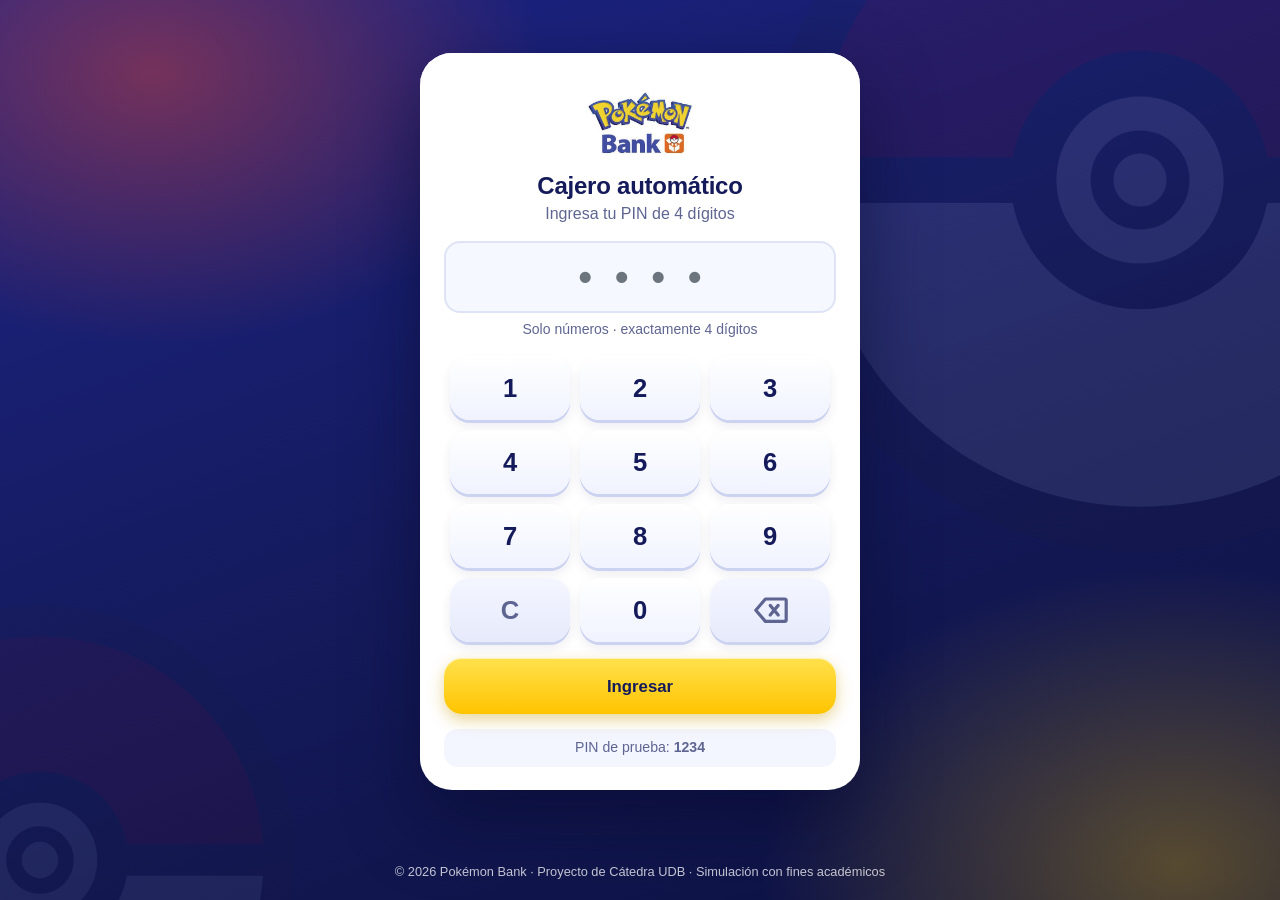
<file: index.html>
<!DOCTYPE html>
<html lang="es">
<head>
  <meta charset="utf-8">
  <meta name="viewport" content="width=device-width, initial-scale=1, shrink-to-fit=no, viewport-fit=cover">
  <meta name="description" content="Pokémon Bank - Simulador de cajero automático (ATM) en una sola página.">
  <meta name="theme-color" content="#161b5c">
  <title>Pokémon Bank | Cajero automático</title>

  <!-- Framework CSS: Bootstrap 4.6.2 (copia local en css/, sin depender de internet) -->
  <link rel="stylesheet" href="css/bootstrap.min.css">
  <!-- Estilos propios -->
  <link rel="stylesheet" href="css/styles.css">
  <link rel="icon" type="image/svg+xml" href="images/pokeball.svg">
</head>
<body data-view="login">
  <noscript><div class="alert alert-warning m-3 text-center" role="alert">Pokémon Bank necesita JavaScript activado para funcionar.</div></noscript>

  <!-- Iconos (sprite SVG): se reutilizan con <use href="#i-..."> y heredan el color del texto -->
  <svg width="0" height="0" style="position:absolute" aria-hidden="true" focusable="false">
    <defs>
      <symbol id="i-dep" viewBox="0 0 24 24"><path d="M12 3v11M8 10l4 4 4-4"/><path d="M4 15v3a3 3 0 0 0 3 3h10a3 3 0 0 0 3-3v-3"/></symbol>
      <symbol id="i-ret" viewBox="0 0 24 24"><path d="M12 15V4M8 8l4-4 4 4"/><path d="M4 15v3a3 3 0 0 0 3 3h10a3 3 0 0 0 3-3v-3"/></symbol>
      <symbol id="i-sal" viewBox="0 0 24 24"><rect x="3" y="6" width="18" height="13" rx="3"/><path d="M3 10h18M7 15h3"/></symbol>
      <symbol id="i-pag" viewBox="0 0 24 24"><path d="M13 2 4 14h7l-1 8 9-12h-7z"/></symbol>
      <symbol id="i-luz" viewBox="0 0 24 24"><path d="M13 2 4 14h7l-1 8 9-12h-7z"/></symbol>
      <symbol id="i-net" viewBox="0 0 24 24"><path d="M2 9a15 15 0 0 1 20 0M5 12.5a10 10 0 0 1 14 0M8.5 16a5 5 0 0 1 7 0"/><circle cx="12" cy="19.5" r="1" fill="currentColor"/></symbol>
      <symbol id="i-tel" viewBox="0 0 24 24"><rect x="7" y="2" width="10" height="20" rx="2.5"/><path d="M11 18h2"/></symbol>
      <symbol id="i-agua" viewBox="0 0 24 24"><path d="M12 2.5S5 10 5 14.5a7 7 0 0 0 14 0C19 10 12 2.5 12 2.5z"/></symbol>
      <symbol id="i-home" viewBox="0 0 24 24"><path d="M3 11 12 3l9 8"/><path d="M5 10v10h5v-6h4v6h5V10"/></symbol>
      <symbol id="i-his" viewBox="0 0 24 24"><path d="M3 12a9 9 0 1 0 3-6.7L3 8"/><path d="M3 3v5h5M12 7v5l3 2"/></symbol>
      <symbol id="i-gra" viewBox="0 0 24 24"><path d="M21 12A9 9 0 1 1 12 3v9z"/><path d="M15 3.5A9 9 0 0 1 20.5 9H15z"/></symbol>
      <symbol id="i-out" viewBox="0 0 24 24"><path d="M9 4H6a2 2 0 0 0-2 2v12a2 2 0 0 0 2 2h3"/><path d="M16 8l4 4-4 4M20 12H9"/></symbol>
      <symbol id="i-back" viewBox="0 0 24 24"><path d="M19 12H5M11 6l-6 6 6 6"/></symbol>
      <symbol id="i-del" viewBox="0 0 24 24"><path d="M21 5H9l-6 7 6 7h12a1 1 0 0 0 1-1V6a1 1 0 0 0-1-1z"/><path d="m12 9 5 6m0-6-5 6"/></symbol>
      <symbol id="i-ok" viewBox="0 0 24 24"><path d="m5 12.5 4.5 4.5L19 7.5"/></symbol>
      <symbol id="i-lock" viewBox="0 0 24 24"><rect x="5" y="11" width="14" height="10" rx="2.5"/><path d="M8 11V8a4 4 0 0 1 8 0v3"/></symbol>
    </defs>
  </svg>

  <!-- =====================================================================
       APLICACIÓN DE UNA SOLA PÁGINA
       js/main.js muestra una vista según el enlace (#...) y exige el PIN.
       Los datos del titular se leen de LocalStorage (js/datos.js).
       ===================================================================== -->

  <!-- ================= PANTALLA 1: LOGIN ================= -->
  <section id="login" class="pk-login-view" aria-label="Inicio de sesión">
    <main class="container pk-login-wrap">
      <section class="pk-login-card" aria-labelledby="titulo-login">
        <header class="pk-login-head">
          <img src="images/logo-pokemon-bank.png" alt="Logotipo de Pokémon Bank">
          <h1 id="titulo-login">Cajero automático</h1>
          <p id="login-msg">Ingresa tu PIN de 4 dígitos</p>
        </header>

        <form class="pk-login-form" id="form-login" action="#acciones" method="post" autocomplete="off" novalidate>
          <label class="sr-only" for="pin">PIN de seguridad</label>
          <input type="password" id="pin" class="form-control pk-pin" inputmode="none"
                 pattern="[0-9]{4}" minlength="4" maxlength="4" placeholder="••••"
                 autocomplete="off" required aria-describedby="pin-error ayuda-pin">
          <small id="ayuda-pin" class="pk-help">Solo números · exactamente 4 dígitos</small>
          <div id="pin-error" class="pk-error" role="alert" hidden></div>

          <div class="pk-keypad" data-for="pin" data-dot="0" aria-label="Teclado numérico"></div>

          <button type="submit" id="btn-login" class="btn pk-btn pk-btn-yellow btn-block">Ingresar</button>

          <p class="pk-demo">PIN de prueba: <strong>1234</strong></p>
        </form>
      </section>
    </main>
    <footer class="pk-footer">© 2026 Pokémon Bank · Proyecto de Cátedra UDB · Simulación con fines académicos</footer>
  </section>

  <!-- ================= APLICACIÓN (tras iniciar sesión) ================= -->
  <div class="pk-app" id="app" hidden>

    <!-- Panel lateral (escritorio) -->
    <aside class="pk-sidebar d-none d-lg-flex" aria-label="Panel de navegación">
      <a class="pk-side-brand" href="#acciones">
        <img src="images/pokeball.svg" alt="">
        <span>Pokémon Bank</span>
      </a>
      <div class="pk-side-user">
        <div class="pk-avatar" aria-hidden="true" data-user="iniciales"></div>
        <div><strong data-user="nombre"></strong><small data-user="cuenta"></small></div>
      </div>
      <nav class="pk-side-nav" aria-label="Secciones">
        <a href="#acciones" data-nav="acciones"><svg class="pk-i"><use href="#i-home"/></svg>Inicio</a>
        <a href="#historial" data-nav="historial"><svg class="pk-i"><use href="#i-his"/></svg>Historial</a>
        <a href="#grafico" data-nav="grafico"><svg class="pk-i"><use href="#i-gra"/></svg>Gráfico</a>
        <a href="#login" class="pk-side-exit"><svg class="pk-i"><use href="#i-out"/></svg>Salir</a>
      </nav>
    </aside>

    <!-- Barra superior (móvil y tableta) -->
    <header class="pk-topbar d-flex d-lg-none">
      <img src="images/pokeball.svg" alt="">
      <div><strong data-user="nombre"></strong><small data-user="cuenta"></small></div>
    </header>

    <!-- ===== Contenido ===== -->
    <main class="pk-content">

      <!-- PANTALLA 2: ACCIONES -->
      <section id="acciones" class="view" aria-labelledby="t-acciones">
        <article class="pk-hero" aria-label="Datos de la cuenta">
          <div class="pk-hero-top">
            <span class="pk-chip-card" aria-hidden="true"></span>
            <span class="pk-hero-tag">Cuenta de ahorro</span>
          </div>
          <small>Bienvenido a tu cajero</small>
          <h1 id="t-acciones" data-user="nombre"></h1>
          <div class="pk-acct">N.º de cuenta <span data-user="cuenta"></span></div>
        </article>

        <h2 class="pk-h2">¿Qué deseas hacer?</h2>
        <section class="row pk-grid" aria-label="Transacciones disponibles">
          <div class="col-6 col-lg-3">
            <a class="pk-tile t-dep" href="#deposito"><span class="pk-tile-ico"><svg class="pk-i"><use href="#i-dep"/></svg></span><b>Depositar</b><small>Agrega dinero</small></a>
          </div>
          <div class="col-6 col-lg-3">
            <a class="pk-tile t-ret" href="#retiro"><span class="pk-tile-ico"><svg class="pk-i"><use href="#i-ret"/></svg></span><b>Retirar</b><small>Efectivo al instante</small></a>
          </div>
          <div class="col-6 col-lg-3">
            <a class="pk-tile t-sal" href="#saldo" data-consulta><span class="pk-tile-ico"><svg class="pk-i"><use href="#i-sal"/></svg></span><b>Mi saldo</b><small>Dinero disponible</small></a>
          </div>
          <div class="col-6 col-lg-3">
            <a class="pk-tile t-pag" href="#servicios"><span class="pk-tile-ico"><svg class="pk-i"><use href="#i-pag"/></svg></span><b>Pagar servicios</b><small>Luz, agua, internet…</small></a>
          </div>
        </section>

        <section class="pk-quick card" aria-label="Retiro rápido">
          <div class="pk-quick-head"><b>Retiro rápido</b><small>Un toque y confirmas</small></div>
          <div class="pk-quick-btns">
            <button type="button" class="btn pk-pill" data-rapido="20">$20</button>
            <button type="button" class="btn pk-pill" data-rapido="40">$40</button>
            <button type="button" class="btn pk-pill" data-rapido="100">$100</button>
          </div>
        </section>

        <a class="pk-last card" href="#historial" id="ultimo" aria-label="Ver historial de transacciones"></a>

        <div class="text-center mt-4 d-none d-lg-block">
          <a class="btn pk-btn pk-btn-danger" href="#login">Salir de la sesión</a>
        </div>
      </section>

      <!-- PANTALLA: DEPÓSITO -->
      <section id="deposito" class="view" aria-labelledby="t-deposito">
        <header class="pk-flow-head t-dep">
          <a href="#acciones" class="pk-back" aria-label="Volver al inicio"><svg class="pk-i"><use href="#i-back"/></svg></a>
          <span class="pk-tile-ico"><svg class="pk-i"><use href="#i-dep"/></svg></span>
          <div><h1 id="t-deposito">Depósito</h1><p>¿Cuánto deseas depositar?</p></div>
        </header>
        <form class="pk-flow-body" id="form-deposito" action="#acciones" method="post" novalidate>
          <label class="pk-label" for="monto-deposito">Monto a depositar</label>
          <div class="pk-display"><span>$</span>
            <input type="text" id="monto-deposito" name="monto" class="form-control" inputmode="none" autocomplete="off"
                   pattern="[0-9]{1,4}(\.[0-9]{1,2})?" placeholder="0.00" required aria-describedby="ayuda-dep">
          </div>
          <small id="ayuda-dep" class="pk-help pk-help-left">Máximo por operación: $5,000.00</small>
          <div class="pk-add" aria-label="Sumar monto rápido">
            <button type="button" class="btn pk-pill" data-suma="20">+ $20</button>
            <button type="button" class="btn pk-pill" data-suma="50">+ $50</button>
            <button type="button" class="btn pk-pill" data-suma="100">+ $100</button>
            <button type="button" class="btn pk-pill" data-suma="500">+ $500</button>
          </div>
          <div class="pk-keypad" data-for="monto-deposito" aria-label="Teclado numérico"></div>
          <div class="pk-flow-foot">
            <a href="#acciones" class="btn pk-btn pk-btn-light">Cancelar</a>
            <button type="submit" class="btn pk-btn pk-btn-primary">Continuar</button>
          </div>
        </form>
      </section>

      <!-- PANTALLA: RETIRO -->
      <section id="retiro" class="view" aria-labelledby="t-retiro">
        <header class="pk-flow-head t-ret">
          <a href="#acciones" class="pk-back" aria-label="Volver al inicio"><svg class="pk-i"><use href="#i-back"/></svg></a>
          <span class="pk-tile-ico"><svg class="pk-i"><use href="#i-ret"/></svg></span>
          <div><h1 id="t-retiro">Retiro</h1><p>Toca el monto que necesitas</p></div>
        </header>
        <form class="pk-flow-body" id="form-retiro" action="#acciones" method="post" novalidate>
          <div class="pk-amounts" role="group" aria-label="Montos rápidos">
            <button type="button" class="btn pk-amount-btn" data-rapido="20">$20</button>
            <button type="button" class="btn pk-amount-btn" data-rapido="40">$40</button>
            <button type="button" class="btn pk-amount-btn" data-rapido="60">$60</button>
            <button type="button" class="btn pk-amount-btn" data-rapido="100">$100</button>
            <button type="button" class="btn pk-amount-btn" data-rapido="200">$200</button>
            <button type="button" class="btn pk-amount-btn" data-rapido="500">$500</button>
          </div>
          <p class="pk-limit">Disponible hoy para retirar: <b id="disp-hoy">$500.00</b> <span>(límite diario $500.00)</span></p>

          <button type="button" class="btn pk-btn pk-btn-light btn-block" id="btn-otro" aria-expanded="false" aria-controls="otro-monto">Otro monto</button>
          <div id="otro-monto" hidden>
            <label class="pk-label" for="monto-retiro">Escribe el monto</label>
            <div class="pk-display"><span>$</span>
              <input type="text" id="monto-retiro" name="monto" class="form-control" inputmode="none" autocomplete="off"
                     pattern="[0-9]{1,3}" placeholder="0" maxlength="3" aria-describedby="ayuda-ret">
            </div>
            <small id="ayuda-ret" class="pk-help pk-help-left">Múltiplos de $5</small>
            <div class="pk-keypad" data-for="monto-retiro" data-dot="0" aria-label="Teclado numérico"></div>
            <div class="pk-flow-foot">
              <a href="#acciones" class="btn pk-btn pk-btn-light">Cancelar</a>
              <button type="submit" class="btn pk-btn pk-btn-primary">Continuar</button>
            </div>
          </div>
          <div class="pk-flow-foot" id="foot-ret">
            <a href="#acciones" class="btn pk-btn pk-btn-light btn-block">Cancelar</a>
          </div>
        </form>
      </section>

      <!-- PANTALLA: CONSULTA DE SALDO -->
      <section id="saldo" class="view" aria-labelledby="t-saldo">
        <header class="pk-flow-head t-sal">
          <a href="#acciones" class="pk-back" aria-label="Volver al inicio"><svg class="pk-i"><use href="#i-back"/></svg></a>
          <span class="pk-tile-ico"><svg class="pk-i"><use href="#i-sal"/></svg></span>
          <div><h1 id="t-saldo">Consulta de saldo</h1><p>Tu dinero disponible</p></div>
        </header>
        <div class="pk-flow-body">
          <div class="pk-balance">
            <small>Saldo disponible</small>
            <div class="pk-amount" id="monto-saldo"></div>
          </div>
          <ul class="pk-info-list">
            <li><span>Titular</span><span data-user="nombre"></span></li>
            <li><span>N.º de cuenta</span><span data-user="cuenta"></span></li>
            <li><span>Tipo de cuenta</span><span>Ahorro</span></li>
            <li><span>Fecha de consulta</span><span id="fecha-saldo"></span></li>
          </ul>
          <div class="pk-flow-foot">
            <button type="button" class="btn pk-btn pk-btn-light" id="btn-pdf-saldo">Comprobante PDF</button>
            <a href="#acciones" class="btn pk-btn pk-btn-primary">Aceptar</a>
          </div>
        </div>
      </section>

      <!-- PANTALLA: PAGO DE SERVICIOS -->
      <section id="servicios" class="view" aria-labelledby="t-servicios">
        <header class="pk-flow-head t-pag">
          <a href="#acciones" class="pk-back" aria-label="Volver al inicio"><svg class="pk-i"><use href="#i-back"/></svg></a>
          <span class="pk-tile-ico"><svg class="pk-i"><use href="#i-pag"/></svg></span>
          <div><h1 id="t-servicios">Pago de servicios</h1><p>Elige qué deseas pagar</p></div>
        </header>
        <form class="pk-flow-body" id="form-servicios" action="#acciones" method="post" novalidate>
          <div class="pk-services" role="radiogroup" aria-label="Servicio">
            <input type="radio" name="servicio" id="s-luz" value="energia"><label for="s-luz"><svg class="pk-i"><use href="#i-luz"/></svg>Energía eléctrica</label>
            <input type="radio" name="servicio" id="s-net" value="internet"><label for="s-net"><svg class="pk-i"><use href="#i-net"/></svg>Internet</label>
            <input type="radio" name="servicio" id="s-tel" value="telefonia"><label for="s-tel"><svg class="pk-i"><use href="#i-tel"/></svg>Telefonía</label>
            <input type="radio" name="servicio" id="s-agua" value="agua"><label for="s-agua"><svg class="pk-i"><use href="#i-agua"/></svg>Agua potable</label>
          </div>

          <div class="row">
            <div class="col-md-6">
              <label class="pk-label" for="contrato">N.º de contrato o cliente</label>
              <input type="text" id="contrato" name="contrato" class="form-control pk-input" inputmode="none" maxlength="12"
                     pattern="[0-9]{6,12}" placeholder="Ej. 123456789" autocomplete="off" data-pad aria-describedby="ayuda-con">
              <small id="ayuda-con" class="pk-help pk-help-left">Entre 6 y 12 dígitos</small>
            </div>
            <div class="col-md-6">
              <label class="pk-label" for="monto-servicio">Monto a pagar</label>
              <div class="pk-display pk-display-sm"><span>$</span>
                <input type="text" id="monto-servicio" name="monto" class="form-control" inputmode="none" autocomplete="off"
                       pattern="[0-9]{1,4}(\.[0-9]{1,2})?" placeholder="0.00" data-pad>
              </div>
            </div>
          </div>

          <div class="pk-keypad" id="pad-servicios" data-for="contrato" aria-label="Teclado numérico"></div>
          <div class="pk-flow-foot">
            <a href="#acciones" class="btn pk-btn pk-btn-light">Cancelar</a>
            <button type="submit" class="btn pk-btn pk-btn-primary">Continuar</button>
          </div>
        </form>
      </section>

      <!-- PANTALLA 3: HISTORIAL -->
      <section id="historial" class="view" aria-labelledby="t-historial">
        <header class="mb-3">
          <h1 id="t-historial" class="pk-title">Historial de transacciones</h1>
          <p class="text-muted mb-0">Todas las operaciones de tu cuenta, de la más reciente a la más antigua</p>
        </header>

        <section class="row pk-stats" aria-label="Resumen por tipo de transacción">
          <div class="col-6 col-md-3"><div class="pk-stat dep"><small>Depósitos</small><strong>$0.00</strong><span>0 transacciones</span></div></div>
          <div class="col-6 col-md-3"><div class="pk-stat ret"><small>Retiros</small><strong>$0.00</strong><span>0 transacciones</span></div></div>
          <div class="col-6 col-md-3"><div class="pk-stat pag"><small>Pago de servicios</small><strong>$0.00</strong><span>0 transacciones</span></div></div>
          <div class="col-6 col-md-3"><div class="pk-stat sal"><small>Consultas de saldo</small><strong>0</strong><span>Sin movimiento de dinero</span></div></div>
        </section>

        <section class="card pk-panel" aria-label="Listado de transacciones">
          <div class="pk-filters" role="group" aria-label="Filtrar por tipo">
            <button type="button" class="btn pk-pill active" data-filtro="all" aria-pressed="true">Todas</button>
            <button type="button" class="btn pk-pill" data-filtro="dep" aria-pressed="false">Depósitos</button>
            <button type="button" class="btn pk-pill" data-filtro="ret" aria-pressed="false">Retiros</button>
            <button type="button" class="btn pk-pill" data-filtro="pag" aria-pressed="false">Servicios</button>
            <button type="button" class="btn pk-pill" data-filtro="sal" aria-pressed="false">Consultas</button>
          </div>
          <ul class="pk-txlist" id="lista-tx" aria-live="polite"></ul>
          <button type="button" class="btn pk-btn pk-btn-light btn-block" id="btn-mas" hidden>Ver más</button>
        </section>

        <div class="pk-actions">
          <button type="button" id="btn-reset" class="btn pk-btn pk-btn-light">Restablecer datos</button>
          <a class="btn pk-btn pk-btn-primary" href="#grafico">Ver gráfico</a>
        </div>
      </section>

      <!-- PANTALLA 4: GRÁFICO -->
      <section id="grafico" class="view" aria-labelledby="t-grafico">
        <header class="mb-3">
          <h1 id="t-grafico" class="pk-title">Análisis de transacciones</h1>
          <p class="text-muted mb-0">Tus operaciones por tipo</p>
        </header>

        <div class="card pk-panel pk-empty" id="grafico-vacio">
          <p class="mb-3">Aún no hay transacciones para graficar.</p>
          <div><a class="btn pk-btn pk-btn-primary" href="#acciones">Hacer una transacción</a></div>
        </div>

        <div id="grafico-datos">
          <div class="row">
            <div class="col-lg-6 mb-3">
              <section class="card pk-panel h-100" aria-labelledby="g1">
                <h2 id="g1" class="pk-h2">Número de transacciones por tipo</h2>
                <div class="pk-chart"><canvas id="grafico-cantidad" role="img"></canvas></div>
              </section>
            </div>
            <div class="col-lg-6 mb-3">
              <section class="card pk-panel h-100" aria-labelledby="g2">
                <h2 id="g2" class="pk-h2">Monto acumulado por tipo</h2>
                <div class="pk-chart"><canvas id="grafico-monto" role="img"></canvas></div>
              </section>
            </div>
          </div>
          <section class="card pk-panel" aria-label="Totales">
            <ul class="pk-info-list m-0">
              <li><span>Transacciones realizadas</span><span id="total-operaciones"></span></li>
              <li><span>Total ingresado</span><span class="pk-in" id="total-ingresado"></span></li>
              <li><span>Total egresado</span><span class="pk-out" id="total-egresado"></span></li>
            </ul>
          </section>
        </div>
      </section>

      <footer class="pk-footer">© 2026 Pokémon Bank · Proyecto de Cátedra UDB · Simulación con fines académicos</footer>
    </main>

    <!-- Barra inferior tipo kiosco (móvil y tableta) -->
    <nav class="pk-tabbar d-lg-none" aria-label="Secciones">
      <a href="#acciones" data-nav="acciones"><span class="pk-tab-ico"><svg class="pk-i"><use href="#i-home"/></svg></span><em>Inicio</em></a>
      <a href="#historial" data-nav="historial"><span class="pk-tab-ico"><svg class="pk-i"><use href="#i-his"/></svg></span><em>Historial</em></a>
      <a href="#grafico" data-nav="grafico"><span class="pk-tab-ico"><svg class="pk-i"><use href="#i-gra"/></svg></span><em>Gráfico</em></a>
      <a href="#login" class="pk-tab-exit"><span class="pk-tab-ico"><svg class="pk-i"><use href="#i-out"/></svg></span><em>Salir</em></a>
    </nav>
  </div>

  <!-- Librerías de la Fase 2 (versiones fijas, copia local en js/vendor/) -->
  <script src="js/vendor/sweetalert.min.js"></script>
  <script src="js/vendor/validate.min.js"></script>
  <script src="js/vendor/jspdf.umd.min.js"></script>
  <script src="js/vendor/chart.umd.js"></script>

  <!-- Código propio: el orden importa (main.js usa los módulos anteriores) -->
  <script src="js/datos.js"></script>
  <script src="js/validaciones.js"></script>
  <script src="js/comprobante.js"></script>
  <script src="js/dialogos.js"></script>
  <script src="js/graficos.js"></script>
  <script src="js/main.js"></script>
</body>
</html>
</file>
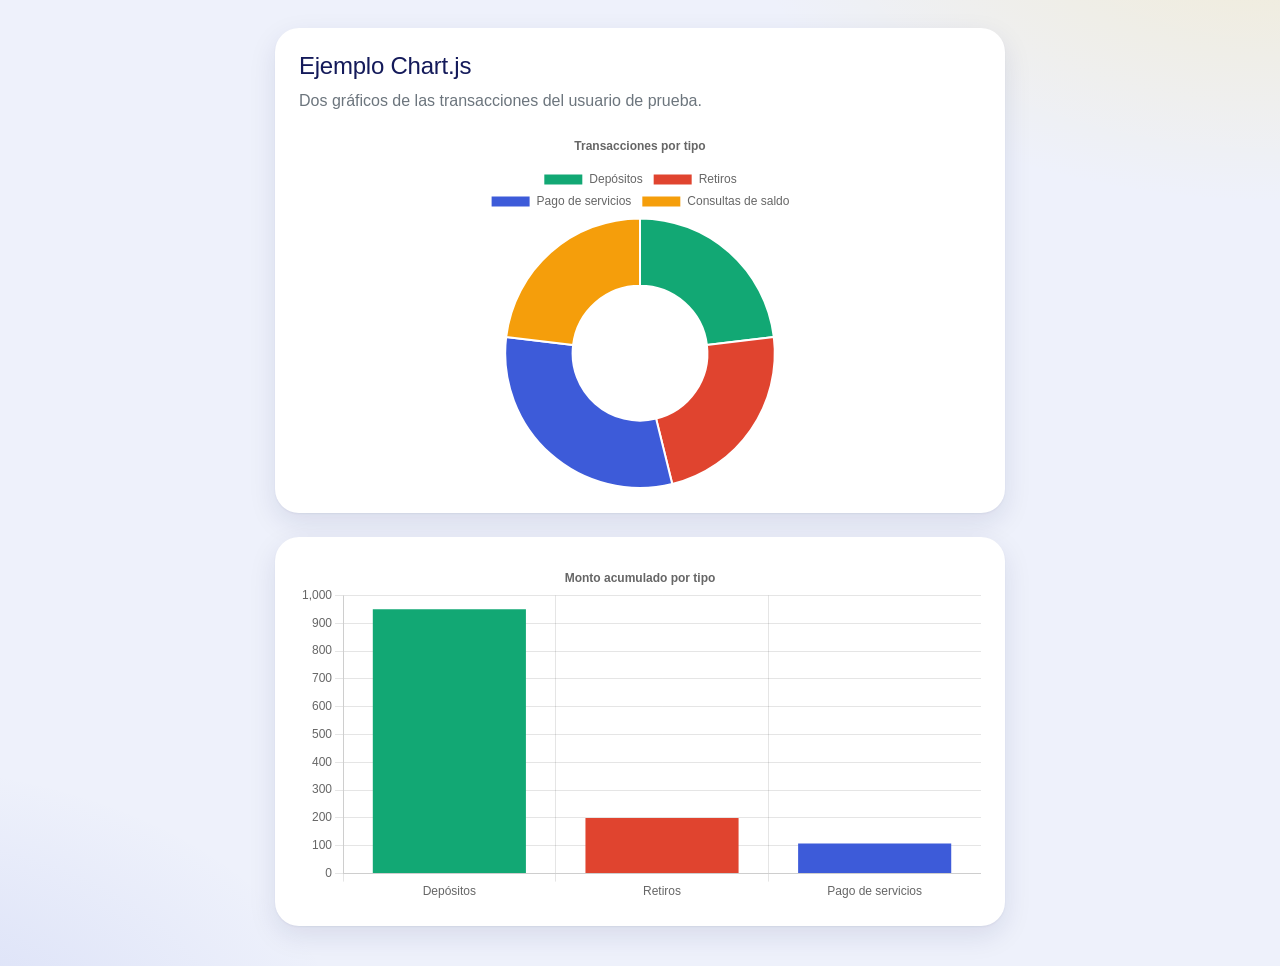
<file: ejemplos/chartjs.html>
<!DOCTYPE html>
<html lang="es">
<head>
  <meta charset="utf-8">
  <meta name="viewport" content="width=device-width, initial-scale=1">
  <title>Chart.js | Ejemplos Pokémon Bank</title>
  <link rel="stylesheet" href="../css/bootstrap.min.css">
  <link rel="stylesheet" href="../css/styles.css">
</head>
<body>
  <main class="container pk-main" style="max-width: 760px;">
    <section class="pk-card mb-4">
      <h1 class="h4">Ejemplo Chart.js</h1>
      <p class="text-muted">Dos gráficos de las transacciones del usuario de prueba.</p>
      <div style="max-width: 360px; margin: 0 auto;">
        <canvas id="grafico-dona" aria-label="Transacciones por tipo" role="img"></canvas>
      </div>
    </section>
    <section class="pk-card">
      <canvas id="grafico-barras" aria-label="Monto por tipo" role="img"></canvas>
    </section>
  </main>

  <!-- Chart.js 4.4.1 (https://www.chartjs.org/) -->
  <script src="../js/vendor/chart.umd.js"></script>
  <script>
    const colores = ["#12a874", "#e0442f", "#3d5bd9", "#f59e0b"];

    // 1. Dona: cantidad de transacciones por tipo
    new Chart(document.getElementById("grafico-dona"), {
      type: "doughnut",
      data: {
        labels: ["Depósitos", "Retiros", "Pago de servicios", "Consultas de saldo"],
        datasets: [{ data: [3, 3, 4, 3], backgroundColor: colores }]
      },
      options: { plugins: { title: { display: true, text: "Transacciones por tipo" } } }
    });

    // 2. Barras: monto acumulado por tipo
    new Chart(document.getElementById("grafico-barras"), {
      type: "bar",
      data: {
        labels: ["Depósitos", "Retiros", "Pago de servicios"],
        datasets: [{ label: "Monto (USD)", data: [950, 200, 108.05], backgroundColor: colores }]
      },
      options: {
        plugins: { legend: { display: false }, title: { display: true, text: "Monto acumulado por tipo" } },
        scales: { y: { beginAtZero: true } }
      }
    });
  </script>
</body>
</html>
</file>
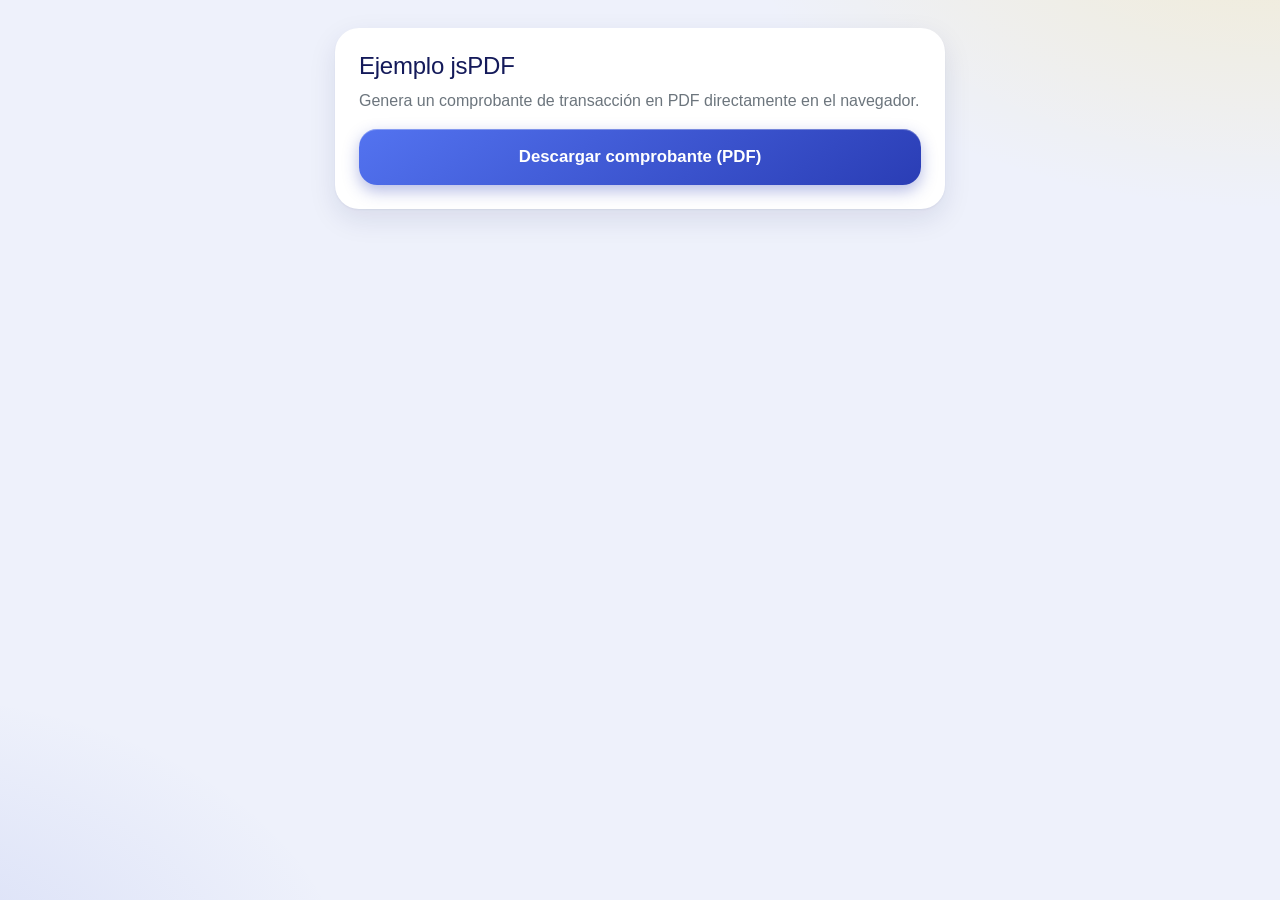
<file: ejemplos/jspdf.html>
<!DOCTYPE html>
<html lang="es">
<head>
  <meta charset="utf-8">
  <meta name="viewport" content="width=device-width, initial-scale=1">
  <title>jsPDF | Ejemplos Pokémon Bank</title>
  <link rel="stylesheet" href="../css/bootstrap.min.css">
  <link rel="stylesheet" href="../css/styles.css">
</head>
<body>
  <main class="container pk-main" style="max-width: 640px;">
    <section class="pk-card">
      <h1 class="h4">Ejemplo jsPDF</h1>
      <p class="text-muted">Genera un comprobante de transacción en PDF directamente en el navegador.</p>
      <button id="btn-pdf" class="pk-btn pk-btn-primary pk-btn-block">Descargar comprobante (PDF)</button>
    </section>
  </main>

  <!-- jsPDF 2.5.1 (https://parall.ax/products/jspdf) -->
  <script src="../js/vendor/jspdf.umd.min.js"></script>
  <script>
    document.getElementById("btn-pdf").addEventListener("click", function () {
      const { jsPDF } = window.jspdf;
      const doc = new jsPDF();

      doc.setFontSize(20);
      doc.text("Pokemon Bank - Comprobante", 20, 25);

      doc.setFontSize(12);
      doc.text("Titular: Ash Ketchum", 20, 45);
      doc.text("Cuenta: 0987654321", 20, 55);
      doc.text("Transaccion: Deposito", 20, 65);
      doc.text("Monto: $300.00", 20, 75);
      doc.text("Saldo resultante: $800.00", 20, 85);
      doc.text("Fecha: 05/10/2026 08:15", 20, 95);

      doc.save("comprobante-pokemon-bank.pdf");
    });
  </script>
</body>
</html>
</file>
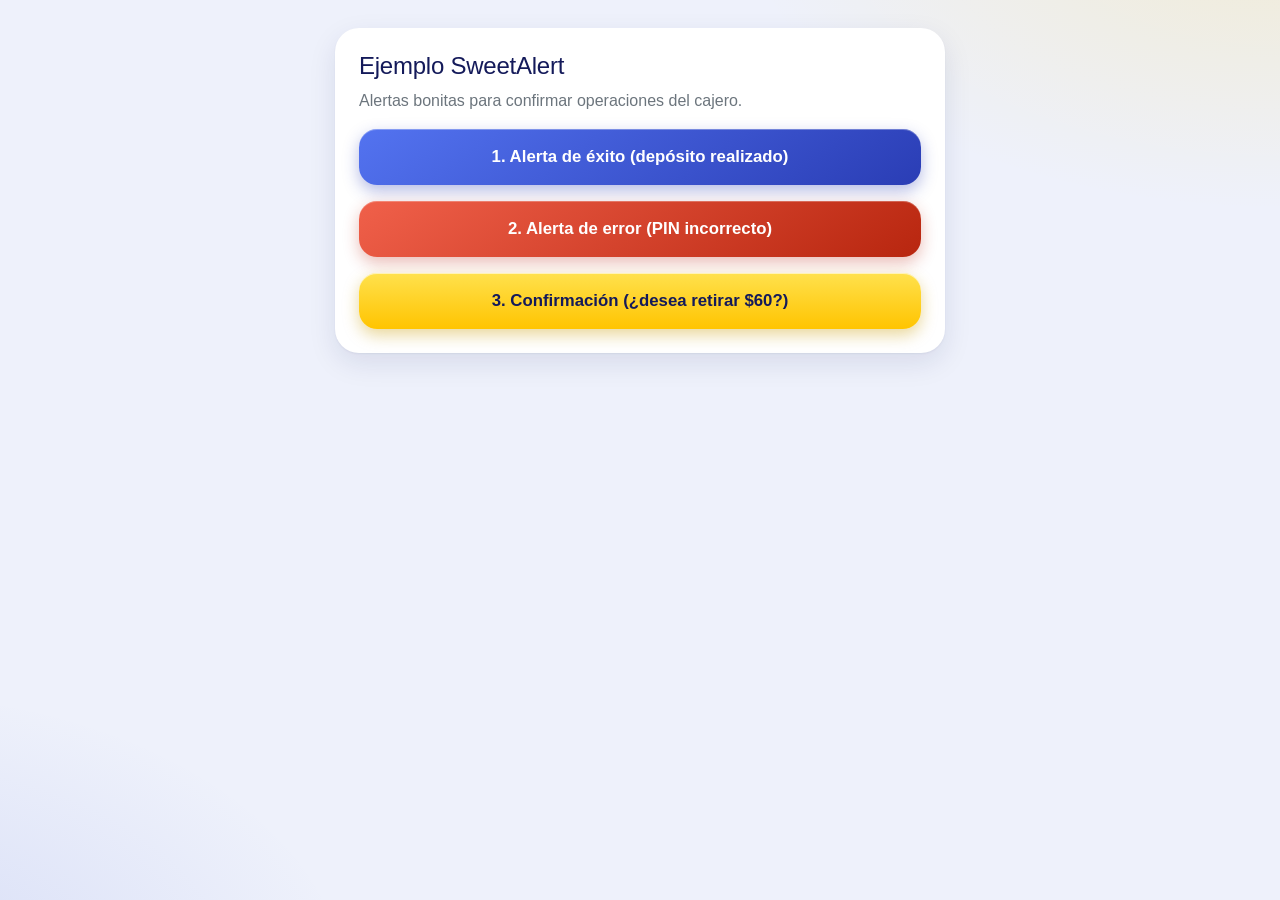
<file: ejemplos/sweetalert.html>
<!DOCTYPE html>
<html lang="es">
<head>
  <meta charset="utf-8">
  <meta name="viewport" content="width=device-width, initial-scale=1">
  <title>SweetAlert | Ejemplos Pokémon Bank</title>
  <link rel="stylesheet" href="../css/bootstrap.min.css">
  <link rel="stylesheet" href="../css/styles.css">
</head>
<body>
  <main class="container pk-main" style="max-width: 640px;">
    <section class="pk-card">
      <h1 class="h4">Ejemplo SweetAlert</h1>
      <p class="text-muted">Alertas bonitas para confirmar operaciones del cajero.</p>

      <button id="btn-exito" class="pk-btn pk-btn-primary pk-btn-block mb-3">1. Alerta de éxito (depósito realizado)</button>
      <button id="btn-error" class="pk-btn pk-btn-danger pk-btn-block mb-3">2. Alerta de error (PIN incorrecto)</button>
      <button id="btn-confirmar" class="pk-btn pk-btn-yellow pk-btn-block">3. Confirmación (¿desea retirar $60?)</button>
    </section>
  </main>

  <!-- SweetAlert 2.1.2 (https://sweetalert.js.org/) -->
  <script src="../js/vendor/sweetalert.min.js"></script>
  <script>
    // 1. Éxito
    document.getElementById("btn-exito").addEventListener("click", function () {
      swal("¡Depósito exitoso!", "Se agregaron $300.00 a tu cuenta.", "success");
    });

    // 2. Error
    document.getElementById("btn-error").addEventListener("click", function () {
      swal("PIN incorrecto", "Verifica tu PIN de 4 dígitos e inténtalo de nuevo.", "error");
    });

    // 3. Confirmación con botones personalizados (devuelve una promesa)
    document.getElementById("btn-confirmar").addEventListener("click", function () {
      swal({
        title: "¿Confirmar retiro?",
        text: "Se descontarán $60.00 de tu saldo.",
        icon: "warning",
        buttons: ["Cancelar", "Sí, retirar"],
        dangerMode: true
      }).then(function (confirmo) {
        if (confirmo) {
          swal("Retiro realizado", "Retira tu efectivo.", "success");
        } else {
          swal("Operación cancelada");
        }
      });
    });
  </script>
</body>
</html>
</file>
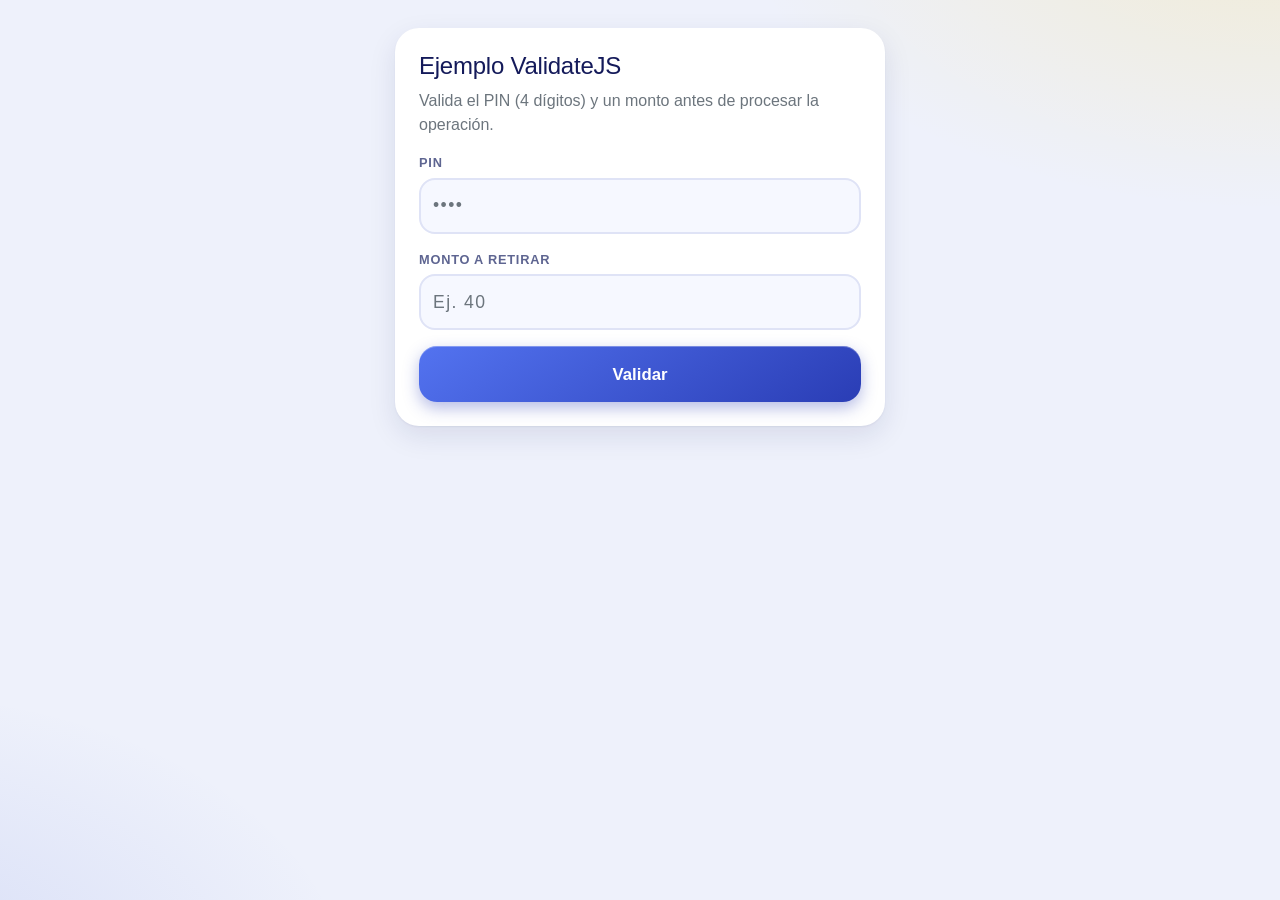
<file: ejemplos/validatejs.html>
<!DOCTYPE html>
<html lang="es">
<head>
  <meta charset="utf-8">
  <meta name="viewport" content="width=device-width, initial-scale=1">
  <title>ValidateJS | Ejemplos Pokémon Bank</title>
  <link rel="stylesheet" href="../css/bootstrap.min.css">
  <link rel="stylesheet" href="../css/styles.css">
</head>
<body>
  <main class="container pk-main" style="max-width: 520px;">
    <section class="pk-card">
      <h1 class="h4">Ejemplo ValidateJS</h1>
      <p class="text-muted">Valida el PIN (4 dígitos) y un monto antes de procesar la operación.</p>

      <div class="pk-field">
        <label class="pk-label" for="pin">PIN</label>
        <input type="password" id="pin" class="form-control pk-input" maxlength="4" placeholder="••••">
      </div>
      <div class="pk-field">
        <label class="pk-label" for="monto">Monto a retirar</label>
        <input type="text" id="monto" class="form-control pk-input" placeholder="Ej. 40">
      </div>

      <div id="resultado" class="mb-3" role="alert"></div>
      <button id="btn-validar" class="pk-btn pk-btn-primary pk-btn-block">Validar</button>
    </section>
  </main>

  <!-- Validate.js 0.13.1 (https://validatejs.org/) -->
  <script src="../js/vendor/validate.min.js"></script>
  <script>
    // Reglas de validación
    const restricciones = {
      pin: {
        presence: { message: "es obligatorio" },
        format: { pattern: "^[0-9]{4}$", message: "debe tener exactamente 4 dígitos numéricos" }
      },
      monto: {
        presence: { message: "es obligatorio" },
        numericality: {
          greaterThan: 0,
          lessThanOrEqualTo: 500,
          divisibleBy: 5,
          message: "debe ser un número positivo, múltiplo de 5 y no mayor a 500"
        }
      }
    };

    document.getElementById("btn-validar").addEventListener("click", function () {
      const datos = {
        pin: document.getElementById("pin").value,
        monto: document.getElementById("monto").value
      };

      // validate() devuelve undefined si todo es correcto o un objeto con los errores
      const errores = validate(datos, restricciones);
      const caja = document.getElementById("resultado");

      if (errores) {
        const lista = Object.values(errores).flat();
        caja.innerHTML = '<div class="text-danger">' + lista.join("<br>") + "</div>";
      } else {
        caja.innerHTML = '<div class="text-success">¡Datos válidos! La operación puede continuar.</div>';
      }
    });
  </script>
</body>
</html>
</file>
<file: css/styles.css>
/* ==========================================================================
   Pokémon Bank - Simulador de Cajero Automático (ATM)
   Universidad Don Bosco - Lenguajes Interpretados en el Cliente
   Proyecto de Cátedra (HTML5 + CSS3 + Bootstrap 4 + JavaScript)

   Bootstrap 4 aporta la rejilla responsive (container, row, col-*), los
   botones (btn), tarjetas (card), formularios (form-control) y utilidades
   (d-flex, d-lg-none...). Aquí se define la identidad visual de la marca:
   interfaz estilo kiosco con botones grandes, teclado en pantalla y barra
   inferior en móviles.
   ========================================================================== */

/* ---------- 1. Variables de diseño ---------- */
:root {
  --pk-navy: #141a5a;
  --pk-indigo: #232f9a;
  --pk-blue: #3d5bd9;
  --pk-yellow: #ffcb05;
  --pk-gold: #c79a00;
  --pk-red: #e0442f;
  --pk-bg: #eef1fb;
  --pk-surface: #ffffff;
  --pk-text: #1b2050;
  --pk-muted: #5e6591;
  --pk-line: #dfe3f6;

  /* Un color por tipo de transacción (tiles, historial y gráficos) */
  --c-dep: #12a874;
  --c-ret: #e0442f;
  --c-pag: #3d5bd9;
  --c-sal: #f59e0b;
  --g-dep: linear-gradient(145deg, #14b583 0%, #0a7d58 100%);
  --g-ret: linear-gradient(145deg, #f0604a 0%, #b8260f 100%);
  --g-pag: linear-gradient(145deg, #5373f0 0%, #2a3db5 100%);
  --g-sal: linear-gradient(145deg, #ffc233 0%, #f08a0a 100%);
  --g-brand: linear-gradient(160deg, #1d2486 0%, #141a5a 55%, #0d1140 100%);

  --pk-radius: 24px;
  --pk-shadow: 0 1px 2px rgba(20, 26, 90, .06), 0 10px 28px rgba(20, 26, 90, .10);
}

/* ---------- 2. Base ---------- */
*, *::before, *::after { box-sizing: border-box; }
html { scroll-behavior: smooth; }

body {
  margin: 0;
  font-family: "Segoe UI", Roboto, "Helvetica Neue", Arial, sans-serif;
  color: var(--pk-text);
  background:
    radial-gradient(900px 500px at 100% -10%, rgba(255, 203, 5, .16), transparent 60%),
    radial-gradient(800px 500px at -10% 110%, rgba(61, 91, 217, .14), transparent 60%),
    var(--pk-bg);
  min-height: 100vh;
  font-variant-numeric: tabular-nums;
  -webkit-tap-highlight-color: transparent;
}

h1, h2, h3, h4, h5, h6 { color: var(--pk-navy); font-weight: 800; letter-spacing: -.01em; }
a { color: var(--pk-blue); }
a:hover { color: var(--pk-navy); }
button { cursor: pointer; }

:focus-visible { outline: 3px solid var(--pk-yellow); outline-offset: 2px; box-shadow: 0 0 0 5px rgba(20, 26, 90, .55); }

.pk-i { width: 1.5em; height: 1.5em; fill: none; stroke: currentColor; stroke-width: 2; stroke-linecap: round; stroke-linejoin: round; flex: none; }
.pk-in { color: #0a7d58; }
.pk-out { color: #c0321f; }
.pk-zero { color: var(--pk-muted); }
.pk-title { font-size: 1.6rem; margin-bottom: .15rem; }
.pk-h2 { font-size: 1.1rem; margin: 1.5rem 0 .8rem; }

/* ---------- 3. Botones (sobre .btn de Bootstrap) ---------- */
.pk-btn {
  min-height: 56px; padding: .6rem 1.5rem;
  display: inline-flex; align-items: center; justify-content: center; gap: .5rem;
  border: 0; border-radius: 18px;
  font-size: 1.05rem; font-weight: 700; text-decoration: none;
  transition: transform .12s, box-shadow .12s, filter .12s;
}
.pk-btn:hover { transform: translateY(-2px); text-decoration: none; }
.pk-btn:active { transform: scale(.97); }
.pk-btn-block { display: flex; width: 100%; }
.pk-btn-primary { color: #fff; background: var(--g-pag); box-shadow: 0 6px 16px rgba(42, 61, 181, .35), inset 0 1px 0 rgba(255, 255, 255, .3); }
.pk-btn-primary:hover { color: #fff; filter: brightness(1.08); }
.pk-btn-yellow { color: var(--pk-navy); background: linear-gradient(180deg, #ffe14d, #ffc400); box-shadow: 0 6px 16px rgba(199, 154, 0, .4), inset 0 1px 0 rgba(255, 255, 255, .6); }
.pk-btn-yellow:hover { color: var(--pk-navy); filter: brightness(1.04); }
.pk-btn-danger { color: #fff; background: var(--g-ret); box-shadow: 0 6px 16px rgba(184, 38, 15, .3), inset 0 1px 0 rgba(255, 255, 255, .25); }
.pk-btn-danger:hover { color: #fff; filter: brightness(1.08); }
.pk-btn-light { color: var(--pk-navy); background: #fff; border: 2px solid var(--pk-line); }
.pk-btn-light:hover { color: var(--pk-navy); border-color: var(--pk-blue); }
.pk-btn:disabled { opacity: .5; transform: none; }

/* Botón en forma de píldora (filtros, atajos) */
.pk-pill {
  min-height: 46px; padding: .4rem 1.1rem; border-radius: 999px;
  color: var(--pk-navy); font-weight: 700; background: #fff; border: 2px solid var(--pk-line);
  transition: background .15s, border-color .15s, transform .1s;
}
.pk-pill:hover { border-color: var(--pk-blue); }
.pk-pill:active { transform: scale(.96); }
.pk-pill.active { background: linear-gradient(180deg, #ffe14d, #ffc400); border-color: var(--pk-gold); }

/* ---------- 4. Formularios y teclado en pantalla ---------- */
.pk-label { display: block; margin: 1rem 0 .35rem; font-size: .8rem; font-weight: 800; letter-spacing: .06em; text-transform: uppercase; color: var(--pk-muted); }
.pk-field { margin-bottom: 1rem; }
.pk-help { display: block; margin: .4rem 0 0; text-align: center; color: var(--pk-muted); }
.pk-help-left { text-align: left; }
.pk-error { margin-top: .75rem; padding: .65rem .9rem; border-radius: 14px; text-align: center; font-weight: 700; color: #9a1f0d; background: #ffe9e5; border: 1px solid #f6b9ae; }
.form-control { height: 56px; border: 2px solid var(--pk-line); border-radius: 16px; background: #f6f8ff; font-size: 1.1rem; }
.form-control:focus { background: #fff; border-color: var(--pk-blue); box-shadow: 0 0 0 4px rgba(61, 91, 217, .2); }
.pk-input { letter-spacing: .08em; }

.pk-pin { height: 72px; text-align: center; font-size: 2.4rem; font-weight: 800; letter-spacing: .6em; text-indent: .6em; }

/* Monto grande */
.pk-display { display: flex; align-items: center; gap: .4rem; padding: .35rem 1.2rem; border-radius: 22px; background: linear-gradient(180deg, #f6f8ff, #eaeefc); border: 2px solid var(--pk-line); }
.pk-display span { font-size: 2rem; font-weight: 800; color: var(--pk-blue); }
.pk-display .form-control { height: 72px; border: 0; background: transparent; box-shadow: none; padding: 0; font-size: 2.8rem; font-weight: 800; color: var(--pk-navy); }
.pk-display:focus-within { border-color: var(--pk-blue); box-shadow: 0 0 0 4px rgba(61, 91, 217, .2); }
.pk-display-sm .form-control { height: 56px; font-size: 1.8rem; }
.pk-display-sm { padding: .1rem 1rem; border-radius: 16px; }
.pk-display-sm span { font-size: 1.4rem; }

.pk-keypad { display: grid; grid-template-columns: repeat(3, 1fr); gap: 10px; max-width: 380px; margin: 1.2rem auto; }
.pk-key {
  height: 64px; display: flex; align-items: center; justify-content: center;
  border: 0; border-radius: 20px; background: linear-gradient(180deg, #fff, #f0f3ff);
  font-size: 1.6rem; font-weight: 800; color: var(--pk-navy);
  box-shadow: 0 3px 0 #ccd3f0, 0 6px 12px rgba(20, 26, 90, .08);
  transition: transform .08s, box-shadow .08s;
}
.pk-key:active { transform: translateY(3px); box-shadow: 0 0 0 #ccd3f0; background: #e4e9fd; }
.pk-key-aux { color: var(--pk-muted); background: linear-gradient(180deg, #f4f6ff, #e6eafb); }
.pk-key:disabled { opacity: .45; }

/* ---------- 5. Login ---------- */
.pk-login-view {
  min-height: 100vh; display: flex; flex-direction: column; position: relative; overflow: hidden;
  background:
    radial-gradient(600px 420px at 12% 8%, rgba(224, 68, 47, .45), transparent 65%),
    radial-gradient(640px 460px at 92% 96%, rgba(255, 203, 5, .30), transparent 65%),
    var(--g-brand);
}
.pk-login-view::before {   /* Pokébola gigante de fondo */
  content: ""; position: absolute; width: 760px; height: 760px; right: -240px; top: -200px;
  background: url("../images/pokeball.svg") center/contain no-repeat; opacity: .08; pointer-events: none;
}
.pk-login-view::after {
  content: ""; position: absolute; width: 520px; height: 520px; left: -220px; bottom: -220px;
  background: url("../images/pokeball.svg") center/contain no-repeat; opacity: .06; pointer-events: none;
}
.pk-login-wrap { flex: 1 0 auto; display: flex; align-items: center; justify-content: center; padding: 1.5rem 1rem; position: relative; z-index: 1; }
.pk-login-card {
  width: 100%; max-width: 440px; padding: 1.5rem 1.5rem 1.4rem; border-radius: 32px;
  background: #fff; box-shadow: 0 30px 70px rgba(5, 8, 40, .5), inset 0 1px 0 #fff;
}
.pk-login-head { text-align: center; }
.pk-login-head img { width: 170px; max-width: 55%; mix-blend-mode: multiply; }
.pk-login-head h1 { margin: .2rem 0 .1rem; font-size: 1.5rem; }
.pk-login-head p { margin: 0 0 .9rem; color: var(--pk-muted); }
.pk-login-form .pk-keypad { margin: 1rem auto; }
.pk-demo { margin: .9rem 0 0; padding: .55rem .8rem; border-radius: 14px; text-align: center; font-size: .88rem; color: var(--pk-muted); background: #f3f5ff; }
.pk-login-view .pk-footer { color: rgba(255, 255, 255, .75); position: relative; z-index: 1; }
.pk-footer { padding: 1.2rem 1rem; text-align: center; font-size: .8rem; color: var(--pk-muted); }

/* ---------- 6. Estructura de la aplicación ---------- */
.pk-app { min-height: 100vh; display: grid; grid-template-columns: 1fr; grid-template-rows: auto 1fr; }
.pk-app[hidden] { display: none; }

.pk-sidebar {
  position: sticky; top: 0; height: 100vh; flex-direction: column; gap: 1.4rem; padding: 1.5rem 1.1rem;
  background:
    radial-gradient(260px 260px at 0% 100%, rgba(224, 68, 47, .35), transparent 70%),
    var(--g-brand);
  color: #fff; overflow: hidden;
}
.pk-sidebar::after { content: ""; position: absolute; width: 300px; height: 300px; right: -130px; bottom: -90px; background: url("../images/pokeball.svg") center/contain no-repeat; opacity: .08; pointer-events: none; }
.pk-side-brand { display: flex; align-items: center; gap: .7rem; padding: 0 .4rem; color: #fff; font-size: 1.25rem; font-weight: 800; text-decoration: none; }
.pk-side-brand:hover { color: #fff; }
.pk-side-brand img { width: 38px; height: 38px; }
.pk-side-user { display: flex; align-items: center; gap: .75rem; padding: .8rem; border-radius: 20px; background: rgba(255, 255, 255, .09); border: 1px solid rgba(255, 255, 255, .12); }
.pk-side-user strong, .pk-topbar strong { display: block; line-height: 1.15; }
.pk-side-user small, .pk-topbar small { display: block; opacity: .75; font-size: .78rem; }
.pk-avatar { width: 44px; height: 44px; border-radius: 50%; display: grid; place-items: center; font-weight: 800; color: var(--pk-navy); background: linear-gradient(180deg, #ffe14d, #ffc400); flex: none; }
.pk-side-nav { display: flex; flex-direction: column; gap: .4rem; position: relative; z-index: 1; }
.pk-side-nav a { display: flex; align-items: center; gap: .8rem; padding: .85rem 1rem; border-radius: 16px; color: rgba(255, 255, 255, .88); font-weight: 700; text-decoration: none; transition: background .15s; }
.pk-side-nav a:hover { background: rgba(255, 255, 255, .12); color: #fff; }
.pk-side-nav a.active { color: var(--pk-navy); background: linear-gradient(180deg, #ffe14d, #ffc400); box-shadow: 0 6px 16px rgba(0, 0, 0, .25); }
.pk-side-exit { margin-top: .8rem; background: rgba(224, 68, 47, .28); }

.pk-content { grid-column: 1; min-width: 0; padding: 1.2rem 1rem 7.5rem; max-width: 1100px; width: 100%; margin: 0 auto; }
.view { animation: pk-in .28s ease-out; scroll-margin-top: 6rem; }   /* el salto al ancla (#vista) no debe tapar el encabezado */
@keyframes pk-in { from { opacity: 0; transform: translateY(10px); } to { opacity: 1; transform: none; } }

/* Barra superior móvil */
.pk-topbar { position: sticky; top: 0; z-index: 20; align-items: center; gap: .7rem; padding: .7rem 1rem; color: #fff; background: var(--g-brand); box-shadow: 0 4px 16px rgba(20, 26, 90, .3); }
.pk-topbar img { width: 34px; height: 34px; }

/* ---------- 7. Barra inferior tipo kiosco (móvil/tableta) ---------- */
.pk-tabbar {
  position: fixed; left: 0; right: 0; bottom: 0; z-index: 30; display: flex; justify-content: space-around; align-items: flex-end;
  padding: .55rem .6rem calc(.55rem + env(safe-area-inset-bottom)); min-height: 74px;
  background: #fff; border-radius: 28px 28px 0 0; box-shadow: 0 -8px 28px rgba(20, 26, 90, .16);
}
.pk-tabbar a { flex: 1; display: flex; flex-direction: column; align-items: center; gap: .15rem; color: var(--pk-muted); font-size: .72rem; font-weight: 700; text-decoration: none; position: relative; }
.pk-tabbar em { font-style: normal; }
.pk-tab-ico { width: 46px; height: 46px; border-radius: 50%; display: grid; place-items: center; transition: transform .25s cubic-bezier(.3, 1.6, .5, 1), background .2s; }
.pk-tabbar a.active { color: var(--pk-navy); }
.pk-tabbar a.active .pk-tab-ico {
  transform: translateY(-22px); color: #fff; background: var(--g-pag);
  box-shadow: 0 0 0 7px var(--pk-bg), 0 10px 18px rgba(42, 61, 181, .45);
}
.pk-tabbar a.active em { transform: translateY(-18px); }
.pk-tabbar em { transition: transform .25s; }
.pk-tab-exit { color: #b8260f !important; }
body[data-flow="1"] .pk-tabbar { display: none !important; }
body[data-flow="1"] .pk-content { padding-bottom: 2rem; }

/* ---------- 8. Pantalla de acciones ---------- */
.pk-hero {
  position: relative; overflow: hidden; padding: 1.3rem 1.4rem 1.4rem; border-radius: 28px; color: #fff;
  background:
    radial-gradient(220px 220px at 100% 0%, rgba(255, 203, 5, .35), transparent 70%),
    linear-gradient(135deg, #3149d8 0%, #1d2486 55%, #141a5a 100%);
  box-shadow: 0 18px 36px rgba(20, 26, 90, .32), inset 0 1px 0 rgba(255, 255, 255, .25);
}
.pk-hero::before { content: ""; position: absolute; right: -50px; bottom: -70px; width: 240px; height: 240px; background: url("../images/pokeball.svg") center/contain no-repeat; opacity: .18; }
.pk-hero::after { content: ""; position: absolute; inset: 0; background: linear-gradient(115deg, transparent 40%, rgba(255, 255, 255, .12) 50%, transparent 60%); pointer-events: none; }
.pk-hero-top { display: flex; justify-content: space-between; align-items: center; margin-bottom: 1.1rem; position: relative; z-index: 1; }
.pk-chip-card { width: 46px; height: 34px; border-radius: 8px; background: linear-gradient(135deg, #ffe680, #c79a00); box-shadow: inset 0 0 0 2px rgba(0, 0, 0, .12); }
.pk-hero-tag { padding: .25rem .75rem; border-radius: 999px; font-size: .75rem; font-weight: 700; background: rgba(255, 255, 255, .18); }
.pk-hero small { display: block; opacity: .8; position: relative; z-index: 1; }
.pk-hero h1 { margin: .1rem 0 .4rem; color: #fff; font-size: 1.9rem; position: relative; z-index: 1; }
.pk-acct { font-size: .9rem; opacity: .9; position: relative; z-index: 1; }
.pk-acct span { margin-left: .3rem; font-weight: 800; letter-spacing: .08em; }

.pk-grid { margin-left: -7px; margin-right: -7px; }
.pk-grid > [class*="col-"] { padding: 7px; }
.pk-tile {
  position: relative; overflow: hidden; display: flex; flex-direction: column; justify-content: flex-end; height: 100%; min-height: 168px; padding: 1.1rem;
  border-radius: var(--pk-radius); color: #fff; text-decoration: none; box-shadow: 0 12px 24px rgba(20, 26, 90, .22), inset 0 1px 0 rgba(255, 255, 255, .35);
  transition: transform .15s, box-shadow .15s;
}
.pk-tile::before { content: ""; position: absolute; right: -40px; top: -40px; width: 150px; height: 150px; border-radius: 50%; background: rgba(255, 255, 255, .14); }
.pk-tile:hover { color: #fff; transform: translateY(-4px); }
.pk-tile:active { transform: scale(.97); }
.pk-tile b { font-size: 1.2rem; line-height: 1.15; position: relative; }
.pk-tile small { opacity: .88; position: relative; }
.pk-tile-ico { width: 54px; height: 54px; margin-bottom: auto; display: grid; place-items: center; border-radius: 18px; background: rgba(255, 255, 255, .22); box-shadow: inset 0 1px 0 rgba(255, 255, 255, .35); position: relative; flex: none; }
.pk-tile-ico .pk-i { width: 28px; height: 28px; }
.pk-tile.t-dep, .pk-flow-head.t-dep { background: var(--g-dep); }
.pk-tile.t-ret, .pk-flow-head.t-ret { background: var(--g-ret); }
.pk-tile.t-pag, .pk-flow-head.t-pag { background: var(--g-pag); }
.pk-tile.t-sal, .pk-flow-head.t-sal { background: var(--g-sal); }
.pk-tile.t-sal, .pk-tile.t-sal:hover, .pk-flow-head.t-sal, .pk-flow-head.t-sal h1, .pk-flow-head.t-sal p { color: #3a2300; }

.pk-quick, .pk-last { margin-top: .8rem; padding: 1rem 1.2rem; border: 0; border-radius: var(--pk-radius); box-shadow: var(--pk-shadow); flex-direction: row; align-items: center; gap: 1rem; flex-wrap: wrap; }
.pk-quick-head { flex: 1 1 140px; }
.pk-quick-head b { display: block; color: var(--pk-navy); }
.pk-quick-head small { color: var(--pk-muted); }
.pk-quick-btns { display: flex; gap: .5rem; }
.pk-last { color: var(--pk-text); text-decoration: none; flex-wrap: nowrap; transition: transform .15s; }
.pk-last:hover { color: var(--pk-text); transform: translateY(-2px); text-decoration: none; }

/* ---------- 9. Pantallas de transacción (flujos) ---------- */
.pk-flow-head, .pk-flow-body { max-width: 720px; margin-left: auto; margin-right: auto; }
.pk-flow-head { display: flex; align-items: center; gap: .9rem; padding: 1rem 1.1rem; border-radius: var(--pk-radius); color: #fff; box-shadow: 0 12px 24px rgba(20, 26, 90, .2); }
.pk-flow-head h1 { margin: 0; color: inherit; font-size: 1.4rem; }
.pk-flow-head p { margin: 0; opacity: .9; }
.pk-flow-head .pk-tile-ico { margin: 0; width: 48px; height: 48px; }
.pk-back { width: 46px; height: 46px; display: grid; place-items: center; flex: none; border-radius: 50%; color: inherit; background: rgba(255, 255, 255, .25); text-decoration: none; }
.pk-back:hover { color: inherit; background: rgba(255, 255, 255, .4); }
.pk-flow-body { margin-top: .9rem; padding: 1.2rem; border-radius: var(--pk-radius); background: #fff; box-shadow: var(--pk-shadow); }
.pk-flow-foot { display: flex; gap: .7rem; margin-top: 1.1rem; }
.pk-flow-foot > * { flex: 1; }
.pk-flow-foot[hidden] { display: none; }

.pk-add { display: flex; gap: .5rem; flex-wrap: wrap; margin-top: .9rem; }
.pk-add .pk-pill { flex: 1; padding: .4rem .5rem; white-space: nowrap; }

.pk-amounts { display: grid; grid-template-columns: repeat(3, 1fr); gap: 10px; }
.pk-amount-btn {
  height: 88px; border: 2px solid var(--pk-line); border-radius: 22px; font-size: 1.7rem; font-weight: 800; color: var(--pk-navy);
  background: linear-gradient(180deg, #fff, #f0f3ff); box-shadow: 0 3px 0 #ccd3f0;
  transition: transform .1s, border-color .15s, background .15s;
}
.pk-amount-btn:hover { border-color: var(--pk-blue); background: #fff; }
.pk-amount-btn:active { transform: translateY(3px); box-shadow: none; background: linear-gradient(180deg, #ffe14d, #ffc400); }
.pk-limit { margin: .9rem 0; padding: .6rem .9rem; border-radius: 14px; text-align: center; font-size: .92rem; color: var(--pk-muted); background: #f3f5ff; }
.pk-limit b { color: var(--pk-navy); }
.pk-limit span { display: block; font-size: .78rem; }
#otro-monto { margin-top: .4rem; }

/* Selector de servicio */
.pk-services { display: grid; grid-template-columns: repeat(2, 1fr); gap: 10px; margin-bottom: .4rem; }
.pk-services input { position: absolute; opacity: 0; pointer-events: none; }
.pk-services label {
  display: flex; flex-direction: column; align-items: flex-start; justify-content: space-between; gap: .6rem; min-height: 96px; margin: 0; padding: .9rem; border: 2px solid var(--pk-line); border-radius: 20px;
  font-weight: 800; color: var(--pk-navy); background: linear-gradient(180deg, #fff, #f3f5ff); cursor: pointer; transition: transform .1s, border-color .15s;
}
.pk-services label .pk-i { width: 30px; height: 30px; color: var(--pk-blue); }
.pk-services input:checked + label { border-color: var(--pk-gold); background: linear-gradient(180deg, #fff3b0, #ffdb4d); box-shadow: 0 6px 14px rgba(199, 154, 0, .3); }
.pk-services input:checked + label .pk-i { color: var(--pk-navy); }
.pk-services input:focus-visible + label { outline: 3px solid var(--pk-yellow); box-shadow: 0 0 0 5px rgba(20, 26, 90, .55); }
.pk-services label:active { transform: scale(.97); }

/* Saldo y datos */
.pk-balance { padding: 1.5rem 1rem; border-radius: 24px; text-align: center; color: #fff; background: radial-gradient(240px 160px at 100% 0%, rgba(255, 203, 5, .3), transparent 70%), var(--g-brand); box-shadow: inset 0 1px 0 rgba(255, 255, 255, .2); }
.pk-balance small { opacity: .8; text-transform: uppercase; letter-spacing: .1em; font-weight: 700; }
.pk-amount { font-size: 3.3rem; font-weight: 800; line-height: 1.1; }
.pk-amount sup { top: -.9em; margin-right: .1em; font-size: .45em; color: var(--pk-yellow); }
.pk-info-list { list-style: none; margin: 1rem 0 0; padding: 0; }
.pk-info-list li { display: flex; justify-content: space-between; gap: 1rem; padding: .7rem .2rem; border-bottom: 1px dashed var(--pk-line); }
.pk-info-list li:last-child { border-bottom: 0; }
.pk-info-list li span:first-child { color: var(--pk-muted); }
.pk-info-list li span:last-child { font-weight: 800; text-align: right; }

/* ---------- 10. Diálogos (SweetAlert con la identidad del banco) ---------- */
.swal-overlay { background: rgba(12, 16, 60, .72); }
.swal-modal { width: min(460px, calc(100vw - 24px)); max-height: 94vh; overflow-y: auto; border-radius: 28px; }
.swal-title { color: var(--pk-navy); font-size: 1.35rem; font-weight: 800; }
.swal-text { color: var(--pk-muted); text-align: center; white-space: pre-line; }
.swal-content { margin: 12px 0 0; padding: 0 20px; }
.swal-footer { display: flex; justify-content: center; flex-wrap: wrap; gap: .5rem; margin-top: 8px; text-align: center; }
.swal-button-container { flex: 1 1 140px; margin: 0; }
.swal-button { width: 100%; min-height: 50px; border-radius: 16px; font-size: 1rem; font-weight: 700; }
.swal-button--confirm { background: var(--g-pag); color: #fff; }
.swal-button--confirm:not([disabled]):hover { background: #2a3db5; }
.swal-button--danger { background: var(--g-ret); }
.swal-button--danger:not([disabled]):hover { background: #b8260f; }
.swal-button--cancel { background: #fff; color: var(--pk-navy); border: 2px solid var(--pk-line); }
.swal-button:focus { box-shadow: 0 0 0 3px var(--pk-yellow), 0 0 0 5px rgba(20, 26, 90, .55); }

.pk-sheet-rows { margin: 0; padding: .3rem 1rem; text-align: left; border-radius: 18px; background: #f6f8ff; border: 2px dashed var(--pk-line); }
.pk-sheet-rows div { display: flex; justify-content: space-between; gap: 1rem; padding: .45rem 0; border-bottom: 1px dashed var(--pk-line); }
.pk-sheet-rows div:last-child { border-bottom: 0; }
.pk-sheet-rows dt { color: var(--pk-muted); font-weight: 600; font-size: .9rem; }
.pk-sheet-rows dd { margin: 0; font-weight: 800; font-size: .9rem; text-align: right; color: var(--pk-navy); }
.pk-pdf-botones { display: flex; gap: .5rem; margin-top: .8rem; }
.pk-pdf-botones .pk-btn { flex: 1; min-height: 48px; padding: .4rem .6rem; font-size: .95rem; }
.pk-pdf-estado { min-height: 1.2em; margin: .5rem 0 0; font-size: .85rem; text-align: center; color: var(--pk-muted); }

/* ---------- 11. Historial ---------- */
.pk-stats { margin-left: -7px; margin-right: -7px; }
.pk-stats > [class*="col-"] { padding: 7px; }
.pk-stat { position: relative; overflow: hidden; height: 100%; padding: 1rem 1rem 1rem 1.2rem; border-radius: 20px; background: #fff; box-shadow: var(--pk-shadow); }
.pk-stat::before { content: ""; position: absolute; left: 0; top: 0; bottom: 0; width: 6px; background: var(--g-dep); }
.pk-stat.ret::before { background: var(--g-ret); }
.pk-stat.pag::before { background: var(--g-pag); }
.pk-stat.sal::before { background: var(--g-sal); }
.pk-stat small { display: block; color: var(--pk-muted); font-weight: 700; }
.pk-stat strong { display: block; font-size: 1.5rem; color: var(--pk-navy); }
.pk-stat span { font-size: .78rem; color: var(--pk-muted); }

.pk-panel { margin-top: .6rem; padding: 1.2rem; border: 0; border-radius: var(--pk-radius); box-shadow: var(--pk-shadow); }
.pk-panel .pk-h2 { margin-top: 0; }
.pk-filters { display: flex; gap: .5rem; margin-bottom: .6rem; overflow-x: auto; padding-bottom: .4rem; scrollbar-width: none; }
.pk-filters::-webkit-scrollbar { display: none; }
.pk-filters .pk-pill { flex: none; }

.pk-txlist { list-style: none; margin: 0 0 .6rem; padding: 0; }
.pk-tx, .pk-last { display: flex; align-items: center; gap: .85rem; }
.pk-tx { padding: .8rem .2rem; border-bottom: 1px solid #edf0fb; }
.pk-tx:last-child { border-bottom: 0; }
.pk-tx-ico { width: 46px; height: 46px; display: grid; place-items: center; flex: none; border-radius: 16px; color: #fff; background: var(--g-dep); }
.pk-tx.t-ret .pk-tx-ico, .pk-tx-ico.t-ret { background: var(--g-ret); }
.pk-tx.t-pag .pk-tx-ico, .pk-tx-ico.t-pag { background: var(--g-pag); }
.pk-tx.t-sal .pk-tx-ico, .pk-tx-ico.t-sal { background: var(--g-sal); color: #3a2300; }
.pk-tx-ico .pk-i { width: 22px; height: 22px; }
.pk-tx-main { flex: 1; min-width: 0; }
.pk-tx-main strong { display: block; line-height: 1.2; }
.pk-tx-main small, .pk-tx-amt small { display: block; color: var(--pk-muted); font-size: .76rem; }
.pk-tx-amt { text-align: right; white-space: nowrap; }
.pk-tx-amt b { display: block; font-size: 1.05rem; }
.pk-tag { display: inline-block; padding: .05rem .5rem; border-radius: 999px; font-size: .7rem; font-weight: 800; color: #fff; background: var(--c-dep); }
.pk-tag.ret { background: var(--c-ret); }
.pk-tag.pag { background: var(--c-pag); }
.pk-tag.sal { background: var(--c-sal); color: #3a2300; }
.pk-empty { padding: 1.5rem; text-align: center; color: var(--pk-muted); }
.pk-actions { display: flex; flex-wrap: wrap; gap: .7rem; margin-top: 1.2rem; }
.pk-actions .pk-btn { flex: 1 1 200px; }

/* ---------- 12. Gráficos (Chart.js) y botón de comprobante ---------- */
.pk-chart { position: relative; height: 300px; }
.pk-tx-pdf { flex: none; min-width: 48px; min-height: 44px; padding: .2rem .5rem; border: 2px solid var(--pk-line); border-radius: 14px; font-size: .75rem; font-weight: 800; color: var(--pk-blue); background: #fff; }
.pk-tx-pdf:hover { border-color: var(--pk-blue); background: #f3f5ff; }

/* ---------- 14. Compatibilidad con las páginas de ejemplos ---------- */
.pk-main { padding-top: 1.75rem; padding-bottom: 2.5rem; }
.pk-card { padding: 1.5rem; border-radius: var(--pk-radius); background: #fff; box-shadow: var(--pk-shadow); }

/* ---------- 15. Responsive ---------- */
@media (min-width: 992px) {
  .pk-app { grid-template-columns: 270px 1fr; grid-template-rows: 1fr; }
  .pk-sidebar { display: flex !important; grid-row: 1; }
  .pk-content { grid-column: 2; padding: 2rem 2rem 2rem; }
  .pk-tile { min-height: 190px; }
}
@media (max-width: 575.98px) {
  .pk-hero h1 { font-size: 1.6rem; }
  .pk-amount { font-size: 2.7rem; }
  .pk-amount-btn { height: 76px; font-size: 1.5rem; }
  .pk-display .form-control { font-size: 2.3rem; }
  .pk-flow-foot { flex-direction: column-reverse; }
  .pk-tx { gap: .55rem; }
  .pk-tx-ico { width: 40px; height: 40px; }
  .pk-chart { height: 280px; }
}
@media (prefers-reduced-motion: reduce) {
  *, *::before, *::after { animation: none !important; transition: none !important; scroll-behavior: auto !important; }
}
</file>
